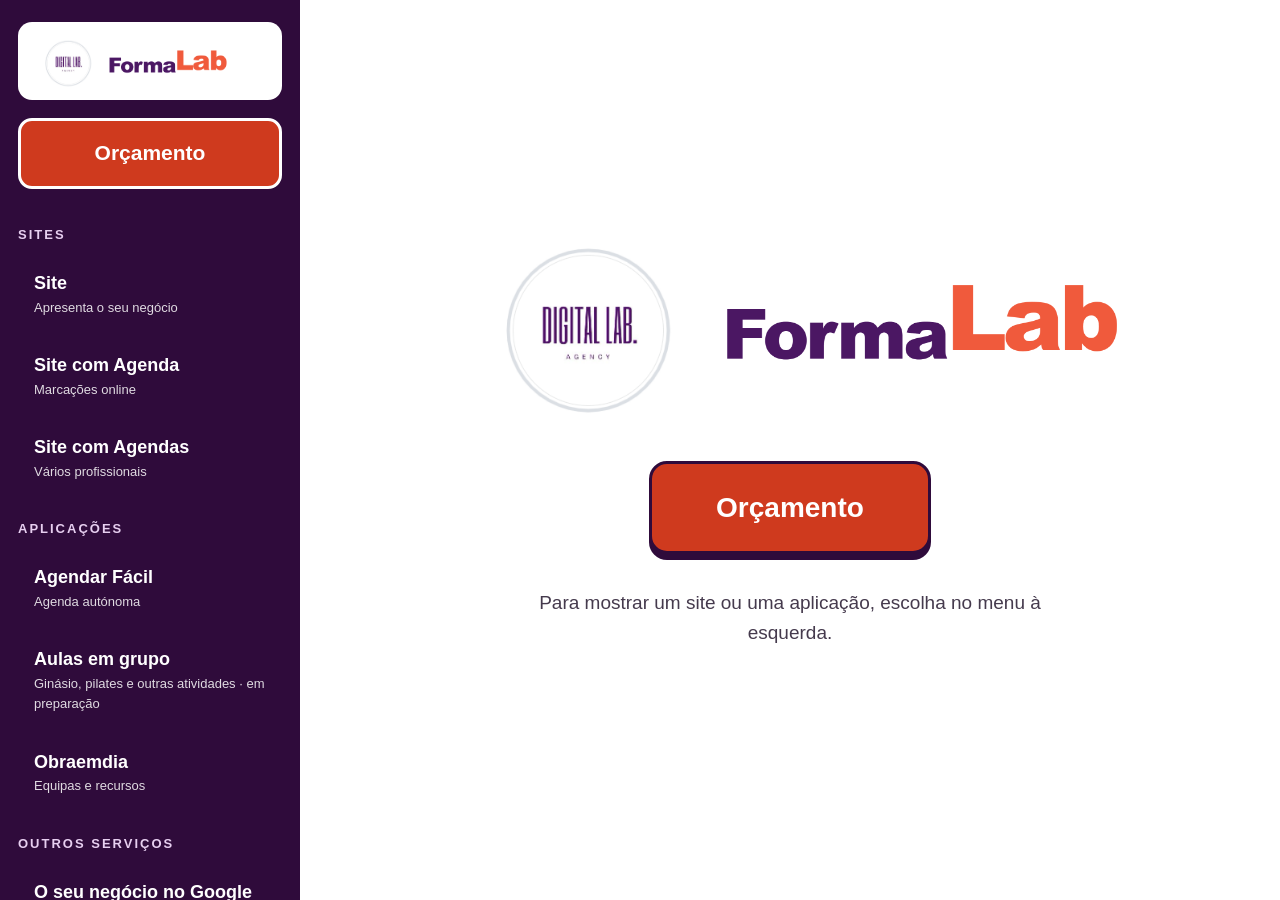
<file: index.html>
<!doctype html>
<html lang="pt-PT">
<head>
<meta charset="utf-8">
<meta name="viewport" content="width=device-width,initial-scale=1">
<meta name="description" content="Sites, aplicações e serviços digitais Digital Lab e FormaLab.">
<title>Digital Lab + FormaLab</title>
<link rel="stylesheet" href="portfolio.css">
<link rel="manifest" href="manifest.webmanifest">
</head>
<body>
<button id="menuBtn" class="menu-btn" type="button" aria-expanded="false" aria-controls="side">☰ Menu</button>
<div id="scrim" class="scrim" hidden></div>
<aside id="side" class="side" aria-label="Menu principal">
  <a class="side-logos" href="#/" aria-label="Início"><img src="img/digital-lab.png" alt="Digital Lab" width="64" height="58"><img src="img/formalab.png" alt="FormaLab" width="120" height="25"></a>
  <a class="nav-orc" href="orcamento.html">Orçamento</a>
  <nav id="nav" aria-label="Sites e aplicações"></nav>
</aside>
<main id="view" tabindex="-1"></main>
<script type="module" src="portfolio.mjs"></script>
</body>
</html>
</file>
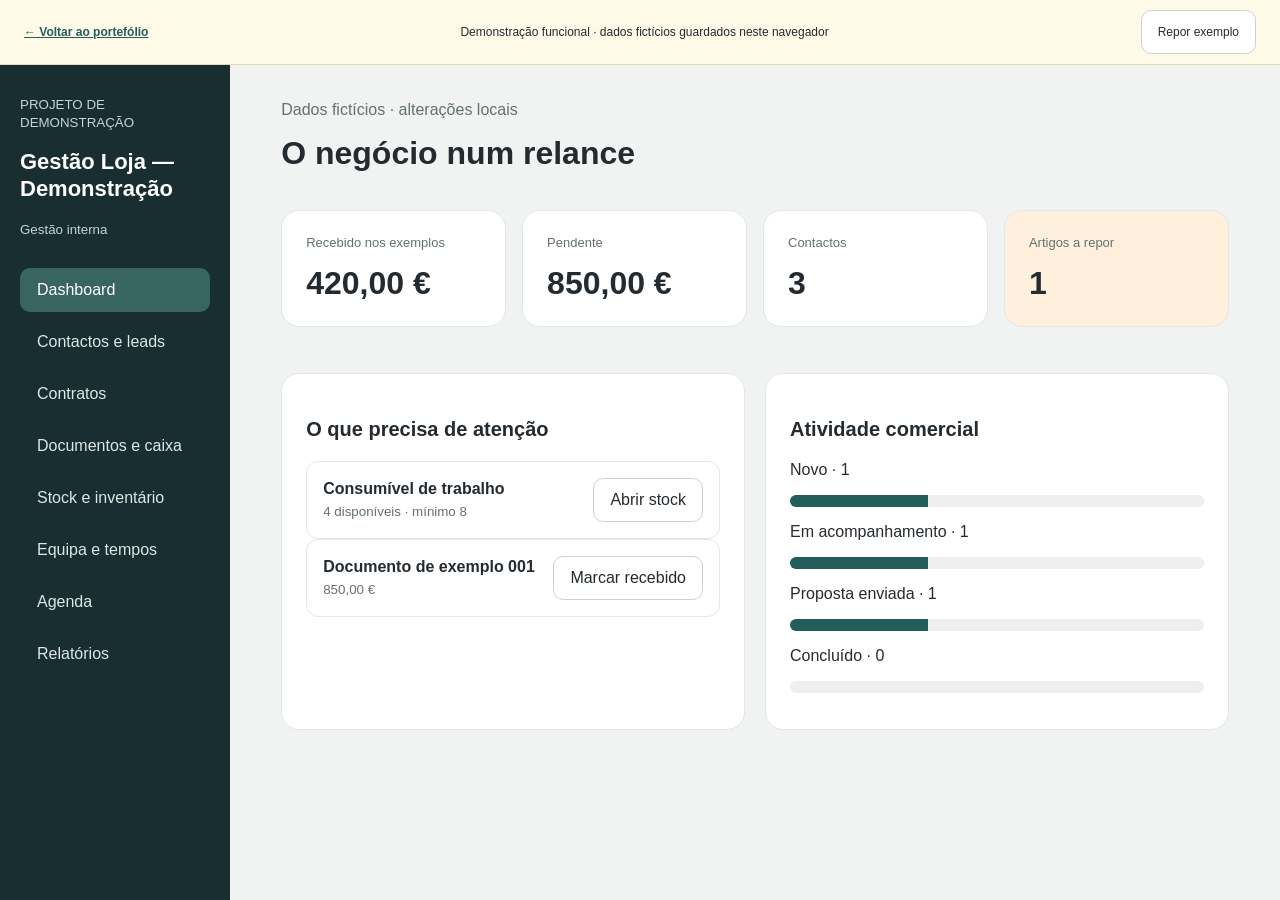
<file: demo.html>
<!doctype html><html lang="pt-PT"><head><meta charset="utf-8"><meta name="viewport" content="width=device-width,initial-scale=1"><meta name="robots" content="noindex,nofollow"><meta name="referrer" content="no-referrer"><title>Projeto de demonstração — FormaLab</title><link rel="stylesheet" href="demo.css"></head><body><div class="notice"><a href="index.html#solucoes">← Voltar ao portefólio</a><span>Demonstração funcional · dados fictícios guardados neste navegador</span><button id="reset">Repor exemplo</button></div><div id="app"></div><div role="status" id="status" aria-live="polite"></div><dialog id="editor"><form id="record-form"><header><h2 id="form-title"></h2><button type="button" id="close-editor" aria-label="Fechar">×</button></header><div id="fields"></div><p id="form-error" role="alert"></p><button class="primary" type="submit">Guardar</button></form></dialog><script type="module" src="demo.mjs"></script></body></html>
</file>
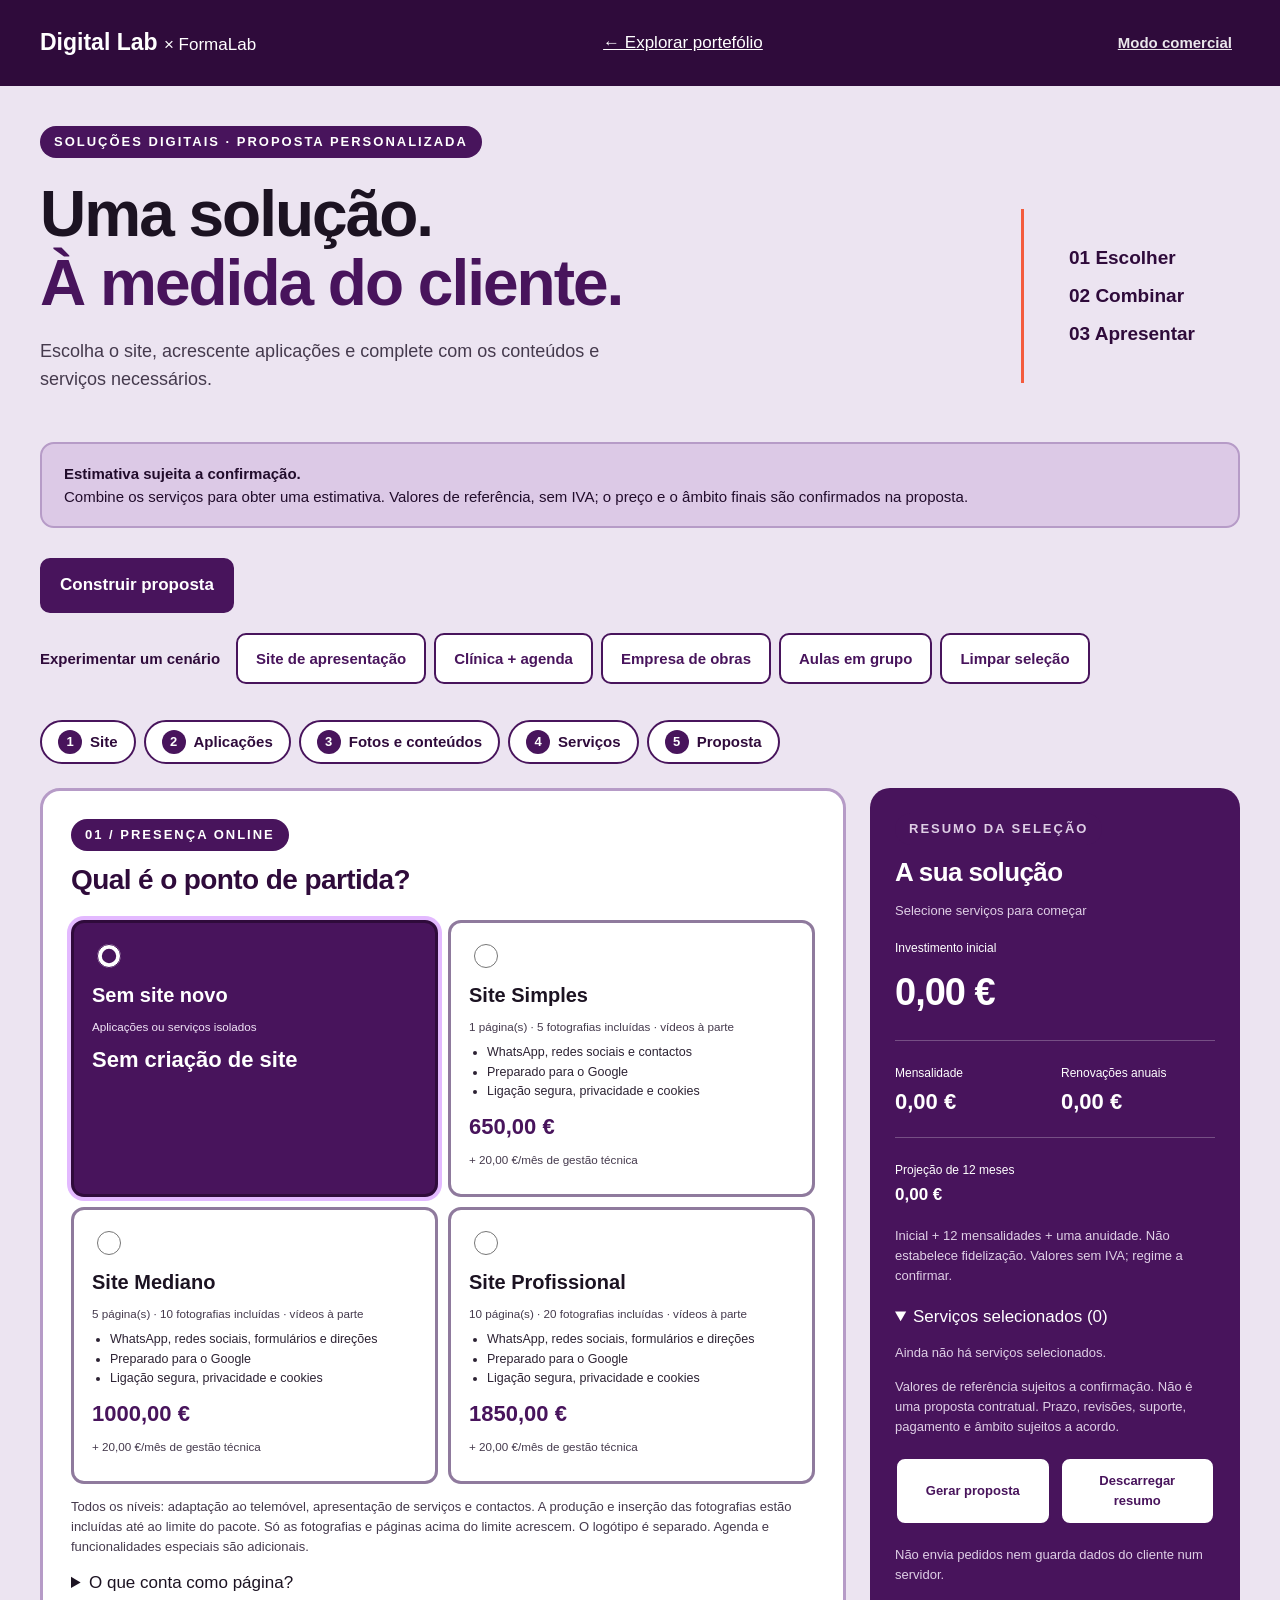
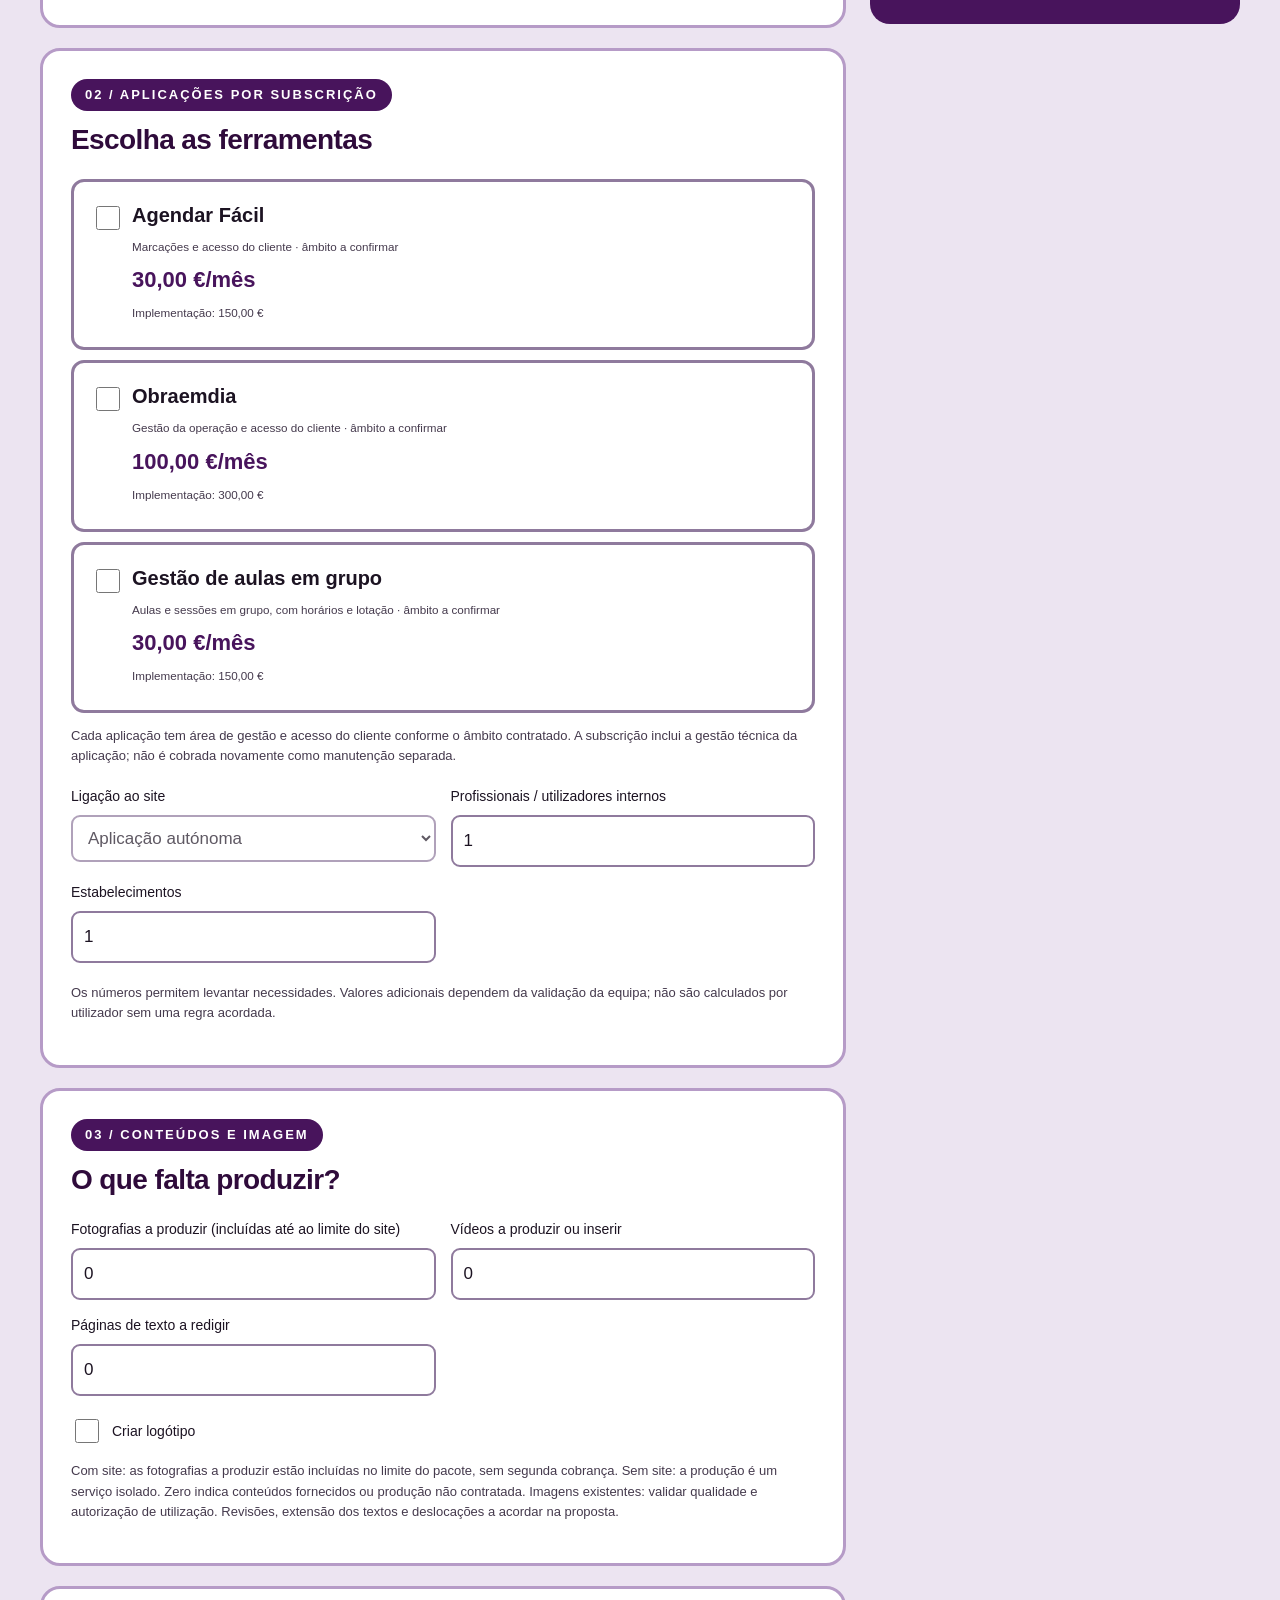
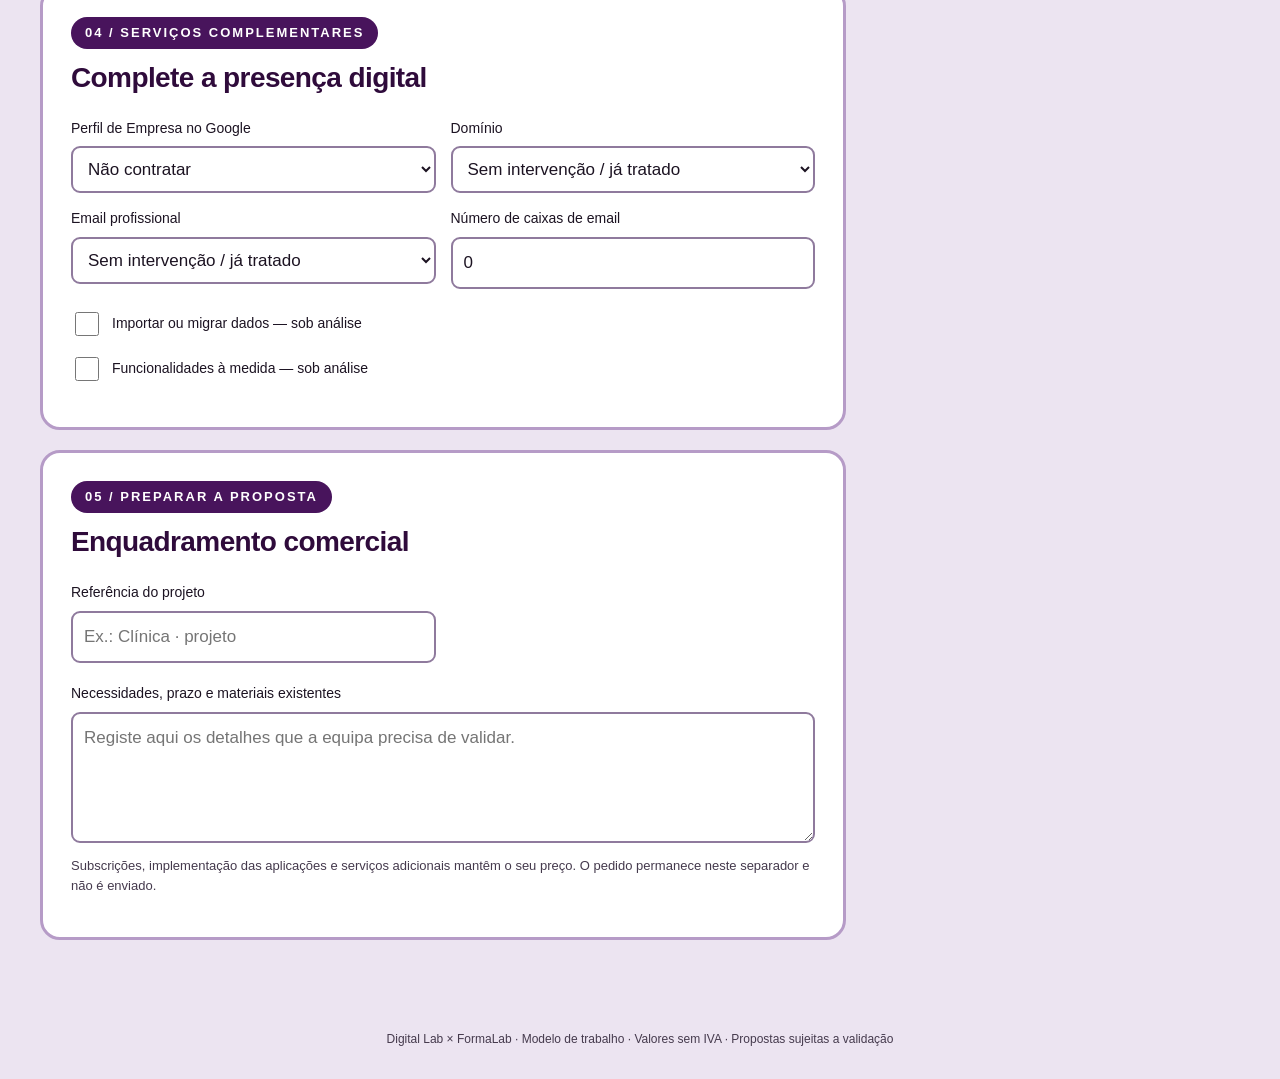
<file: orcamento.html>
<!doctype html><html lang="pt-PT"><head><meta charset="utf-8"><meta name="viewport" content="width=device-width,initial-scale=1"><meta name="robots" content="noindex,nofollow"><title>FormaLab · Construir uma solução</title><link rel="stylesheet" href="orcamento.css"><link rel="manifest" href="manifest.webmanifest"></head><body>
<header><a href="index.html" class="brand">Digital Lab <span>× FormaLab</span></a><a href="index.html">← Explorar portefólio</a><button id="comBtn" type="button" class="link">Modo comercial</button></header>
<main><div class="eyebrow">SOLUÇÕES DIGITAIS · PROPOSTA PERSONALIZADA</div><div class="hero"><div><h1>Uma solução.<br><em>À medida do cliente.</em></h1><p>Escolha o site, acrescente aplicações e complete com os conteúdos e serviços necessários.</p></div><div class="hero-note">01 Escolher<br>02 Combinar<br>03 Apresentar</div></div>
<div class="notice"><strong>Estimativa sujeita a confirmação.</strong> Combine os serviços para obter uma estimativa. Valores de referência, sem IVA; o preço e o âmbito finais são confirmados na proposta.</div>
<nav class="tabs" aria-label="Modo de trabalho"><button id="configureTab" class="active" aria-pressed="true">Construir proposta</button><button id="pricesTab" aria-pressed="false" hidden>Configurar preços e condições</button></nav>
<section id="configPane"><div class="presets"><span>Experimentar um cenário</span><button data-preset="site">Site de apresentação</button><button data-preset="clinic">Clínica + agenda</button><button data-preset="works">Empresa de obras</button><button data-preset="classes">Aulas em grupo</button><button id="clear">Limpar seleção</button></div>
<nav class="stepnav" aria-label="Passos do orçamento"><a href="#p1"><b>1</b> Site</a><a href="#p2"><b>2</b> Aplicações</a><a href="#p3"><b>3</b> Fotos e conteúdos</a><a href="#p4"><b>4</b> Serviços</a><a href="#p5"><b>5</b> Proposta</a></nav><div class="workspace"><form id="selection"><section class="panel" id="p1"><div class="step">01 / PRESENÇA ONLINE</div><h2>Qual é o ponto de partida?</h2><div class="sites" id="siteOptions"></div><div id="siteInfo"></div><p class="muted">Todos os níveis: adaptação ao telemóvel, apresentação de serviços e contactos. A produção e inserção das fotografias estão incluídas até ao limite do pacote. Só as fotografias e páginas acima do limite acrescem. O logótipo é separado. Agenda e funcionalidades especiais são adicionais.</p><details><summary>O que conta como página?</summary><p class="muted">Uma página é um conteúdo com endereço próprio, como /servicos ou /contactos. Blocos da mesma página, como #sobre ou #galeria, são secções. Uma página longa com muitas secções pode exigir mais trabalho. Áreas de cliente e gestão são funcionalidades da aplicação, não páginas institucionais.</p></details><div class="fields" id="siteDetails"><label>Fotografias a inserir no site<input name="images" type="number" min="0" max="10000" value="5"></label><label>Páginas adicionais ao pacote<input name="extraPages" type="number" min="0" max="10000" value="0"></label></div></section>
<section class="panel" id="p2"><div class="step">02 / APLICAÇÕES POR SUBSCRIÇÃO</div><h2>Escolha as ferramentas</h2><div id="appOptions"></div><div id="appInfo"></div><p class="muted">Cada aplicação tem área de gestão e acesso do cliente conforme o âmbito contratado. A subscrição inclui a gestão técnica da aplicação; não é cobrada novamente como manutenção separada.</p><div class="fields"><label>Ligação ao site<select name="connection"><option value="standalone">Aplicação autónoma</option><option value="new">Integrar no novo site</option><option value="existing">Integrar num site existente</option></select></label><label>Profissionais / utilizadores internos<input name="users" type="number" min="1" max="10000" value="1"></label><label>Estabelecimentos<input name="locations" type="number" min="1" max="10000" value="1"></label></div><p class="muted">Os números permitem levantar necessidades. Valores adicionais dependem da validação da equipa; não são calculados por utilizador sem uma regra acordada.</p></section>
<section class="panel" id="p3"><div class="step">03 / CONTEÚDOS E IMAGEM</div><h2>O que falta produzir?</h2><div class="fields"><label>Fotografias a produzir (incluídas até ao limite do site)<input name="photos" type="number" min="0" max="10000" value="0"></label><label>Vídeos a produzir ou inserir<input name="videos" type="number" min="0" max="10000" value="0"></label><label>Páginas de texto a redigir<input name="texts" type="number" min="0" max="10000" value="0"></label></div><label class="check"><input name="logo" type="checkbox">Criar logótipo</label><p class="muted">Com site: as fotografias a produzir estão incluídas no limite do pacote, sem segunda cobrança. Sem site: a produção é um serviço isolado. Zero indica conteúdos fornecidos ou produção não contratada. Imagens existentes: validar qualidade e autorização de utilização. Revisões, extensão dos textos e deslocações a acordar na proposta.</p></section>
<section class="panel" id="p4"><div class="step">04 / SERVIÇOS COMPLEMENTARES</div><h2>Complete a presença digital</h2><div class="fields"><label>Perfil de Empresa no Google<select name="google"><option value="none">Não contratar</option><option value="new">Criar e configurar</option><option value="improve">Otimizar perfil existente</option></select></label><label>Domínio<select name="domain"><option value="none">Sem intervenção / já tratado</option><option value="new">Registar e configurar novo domínio</option><option value="existing">Ligar domínio existente</option></select></label><label>Email profissional<select name="email"><option value="none">Sem intervenção / já tratado</option><option value="new">Criar novas caixas e licenças</option><option value="existing">Configurar caixas existentes</option></select></label><label>Número de caixas de email<input name="boxes" type="number" min="0" max="10000" value="0"></label></div><div id="serviceInfo"></div><label class="check"><input name="migration" type="checkbox">Importar ou migrar dados — sob análise</label><label class="check"><input name="custom" type="checkbox">Funcionalidades à medida — sob análise</label></section>
<section class="panel" id="p5"><div class="step">05 / PREPARAR A PROPOSTA</div><h2>Enquadramento comercial</h2><div class="fields"><label>Referência do projeto<input name="project" maxlength="100" placeholder="Ex.: Clínica · projeto"></label><div id="discountBox" class="com" hidden><strong>Desconto comercial</strong><label class="check"><input type="radio" name="discSel" value="0" checked>Sem desconto</label><label class="check"><input type="radio" name="discSel" value="1"><span id="discountMax"></span></label><p id="discountNote" class="muted"></p></div></div><label>Necessidades, prazo e materiais existentes<textarea name="notes" rows="4" maxlength="4000" placeholder="Registe aqui os detalhes que a equipa precisa de validar."></textarea></label><p class="muted">Subscrições, implementação das aplicações e serviços adicionais mantêm o seu preço. O pedido permanece neste separador e não é enviado.</p></section></form>
<aside id="summary" class="summary" aria-live="polite" aria-atomic="true"></aside></div></section>
<section id="pricesPane" hidden><div class="panel"><div class="step">GRELHA DE PREÇOS E CONDIÇÕES</div><h2>A mesma regra para todas as propostas.</h2><p>Personalize os valores, os limites dos pacotes e o âmbito dos serviços para preparar a proposta.</p><div class="notice">Área reservada ao modo comercial. Não introduza margens, custos confidenciais nem dados pessoais. As alterações podem ser guardadas apenas neste navegador; para as trocar entre aparelhos, exporte e importe o ficheiro.</div><div class="actions"><button id="savePrices">Guardar neste navegador</button><button id="exportPrices">Exportar preços e regras</button><label class="button">Importar ficheiro<input id="importPrices" type="file" accept=".json,application/json" hidden></label><button id="resetPrices">Repor demonstração</button></div><p id="priceStatus" role="status"></p><div class="table-scroll"><table><thead><tr><th>Serviço / categoria</th><th>Preço €</th><th>Cobrança</th><th>Âmbito / regra</th></tr></thead><tbody id="priceRows"></tbody></table></div><h3>Limites dos pacotes</h3><div id="ruleFields" class="fields"></div><p class="muted">Preço vazio = por definir. Zero = expressamente incluído ou gratuito. Nos sites, produção e inserção das fotografias até ao limite estão incluídas. O excedente é cobrado uma única vez. Não há desconto automático por combinação.</p></div></section>
</main><div id="proposalWrap"><div class="pr-bar"><button id="proposalBack" type="button">Voltar</button><button id="proposalPrint" type="button" class="primary">Imprimir / guardar PDF</button></div><article id="proposal"></article></div><footer>Digital Lab × FormaLab · Modelo de trabalho · Valores sem IVA · Propostas sujeitas a validação</footer><script type="module" src="orcamento.mjs"></script></body></html>
</file>
<file: portfolio.css>
:root{--roxo:#2f0b3b;--roxo2:#48145c;--coral:#cf3a1e;--tinta:#1c1322;--suave:#453a4d;--linha:#8f7a9d;--fundo:#ffffff}
*{box-sizing:border-box}
html{scroll-behavior:smooth}
body{margin:0;font:18px/1.55 Arial,Helvetica,sans-serif;color:var(--tinta);background:var(--fundo);display:grid;grid-template-columns:300px minmax(0,1fr);min-height:100vh}
a{color:var(--roxo2)}
:focus-visible{outline:4px solid #f5a623;outline-offset:3px}
/* Menu lateral */
.side{background:var(--roxo);color:#fff;padding:22px 18px 30px;position:sticky;top:0;height:100vh;overflow:auto;display:flex;flex-direction:column;gap:18px}
.side-logos{display:flex;align-items:center;gap:12px;background:#fff;border-radius:14px;padding:10px 14px;text-decoration:none}
.side-logos img{display:block;height:auto}
.nav-orc{display:block;text-align:center;background:var(--coral);color:#fff;text-decoration:none;font-weight:700;font-size:21px;padding:16px;border-radius:14px;border:3px solid #fff}
.nav-orc:hover{background:#b42f17}
#nav{display:flex;flex-direction:column;gap:4px}
.nav-g{margin:18px 0 6px;font-size:13px;letter-spacing:2px;text-transform:uppercase;color:#e7cff0;font-weight:700}
.nav-i{display:flex;align-items:center;gap:10px;color:#fff;text-decoration:none;font-size:18px;padding:13px 14px;border-radius:12px;border:2px solid transparent;min-height:50px}
.nav-i:hover{background:#4a1a5c}
.nav-i[aria-current=page]{background:#fff;color:var(--roxo);font-weight:700;border-color:#fff}
.nav-i small{display:block;font-size:13px;font-weight:400;color:inherit;opacity:.85}
.nav-i .dot{width:12px;height:12px;border-radius:50%;background:var(--coral);flex:none}
/* Conteúdo */
main{padding:44px 48px 80px;min-width:0}
main:focus{outline:none}
.home{min-height:calc(100vh - 124px);display:flex;flex-direction:column;align-items:center;justify-content:center;gap:34px;text-align:center}
.home .logos{display:flex;align-items:center;justify-content:center;gap:34px;flex-wrap:wrap}
.home .logos img{display:block;height:auto;max-width:100%}
.big-btn{display:inline-block;background:var(--coral);color:#fff;text-decoration:none;font-weight:700;font-size:28px;padding:22px 64px;border-radius:18px;border:3px solid var(--roxo);box-shadow:0 6px 0 var(--roxo)}
.big-btn:hover{background:#b42f17}
.home-hint{font-size:19px;color:var(--suave);max-width:520px;margin:0}
.item h1{font-size:clamp(34px,4vw,52px);line-height:1.1;letter-spacing:-1px;margin:6px 0 10px;color:var(--roxo)}
.item .tag{font-size:23px;color:var(--suave);margin:0 0 28px;max-width:760px}
.eyebrow{display:inline-block;font-size:14px;font-weight:700;letter-spacing:2px;text-transform:uppercase;color:#fff;background:var(--roxo2);padding:6px 14px;border-radius:99px}
.cols{display:grid;grid-template-columns:minmax(300px,.8fr) minmax(0,1.5fr);gap:30px;align-items:start}
.box{border:3px solid var(--roxo2);border-radius:20px;padding:24px;background:#fff}
.box h2{font-size:22px;margin:0 0 16px;color:var(--roxo)}
.feat{list-style:none;margin:0;padding:0;display:grid;gap:12px}
.feat li{display:flex;gap:12px;font-size:19px;align-items:flex-start}
.feat li::before{content:"✓";flex:none;width:30px;height:30px;border-radius:50%;background:var(--roxo2);color:#fff;font-weight:700;display:grid;place-items:center;font-size:17px}
.acoes{display:flex;gap:14px;flex-wrap:wrap;margin-top:26px}
.btn{display:inline-block;text-decoration:none;font-weight:700;font-size:20px;padding:15px 26px;border-radius:14px;border:3px solid var(--roxo2);color:var(--roxo2);background:#fff}
.btn:hover{background:#efe3f5}
.btn.primario{background:var(--coral);border-color:var(--coral);color:#fff}
.btn.primario:hover{background:#b42f17;border-color:#b42f17}
.demo{border:3px solid var(--roxo2);border-radius:20px;overflow:hidden;background:#fff}
.demo-top{background:var(--roxo2);color:#fff;font-weight:700;padding:12px 18px;font-size:17px}
.demo iframe{display:block;width:100%;height:680px;border:0;background:#fff}
.prep{padding:60px 28px;text-align:center;font-size:20px;color:var(--suave)}
.prep strong{display:block;color:var(--roxo);font-size:24px;margin-bottom:8px}
.menu-btn,.scrim{display:none}
@media(max-width:960px){
  body{grid-template-columns:1fr}
  .menu-btn{display:block;position:sticky;top:0;z-index:30;width:100%;background:var(--roxo);color:#fff;border:0;font:700 20px Arial;padding:16px 20px;text-align:left}
  .side{position:fixed;left:0;top:0;bottom:0;width:min(86vw,340px);z-index:50;transform:translateX(-105%);transition:transform .2s}
  body.menu-aberto .side{transform:none}
  .scrim{position:fixed;inset:0;background:#000a;z-index:40}
  body.menu-aberto .scrim{display:block}
  main{padding:26px 18px 60px}
  .cols{grid-template-columns:1fr}
  .demo iframe{height:620px}
  .big-btn{font-size:24px;padding:20px 40px}
}
@media(prefers-reduced-motion:reduce){html{scroll-behavior:auto}.side{transition:none}}
</file>
<file: demo.css>
:root{font-family:Arial,Helvetica,sans-serif;color:#242b30;background:#f1f3f3;--accent:#225e5a;--light:#e2eeeb}*{box-sizing:border-box}body{margin:0}button,input,select,textarea{font:inherit}button,a,input,select{touch-action:manipulation}button{cursor:pointer;border:1px solid #c7d4d1;border-radius:10px;background:white;padding:11px 16px;color:inherit;min-height:44px}button:hover{border-color:var(--accent);background:var(--light)}button:focus-visible,a:focus-visible,input:focus-visible,select:focus-visible{outline:3px solid #cb773a;outline-offset:3px}a{color:var(--accent)}.notice{padding:10px 24px;background:#fff9e8;display:flex;align-items:center;justify-content:space-between;gap:16px;font-size:12px;border-bottom:1px solid #e3d7b9}.notice a{font-weight:bold;white-space:nowrap}.notice button{font-size:12px}.layout{display:grid;grid-template-columns:230px 1fr;min-height:calc(100vh - 65px)}aside{background:#182e30;color:white;padding:30px 20px}aside h1{font-size:22px;line-height:1.2}aside small{color:#c5d6d1}aside nav{display:grid;gap:8px;margin-top:30px}aside button{background:transparent;border-color:transparent;color:#dce8e4;text-align:left}aside button.active{background:#386560;color:white}main{padding:32px clamp(20px,4vw,60px);min-width:0}.top{display:flex;justify-content:space-between;align-items:center;gap:16px;flex-wrap:wrap}h2{font-size:32px;margin:12px 0}h3{font-size:20px}.muted{color:#64716e;line-height:1.6}.primary{background:var(--accent);color:white;border-color:var(--accent)}.primary:hover{background:#183e3b;color:white}.metrics{display:grid;grid-template-columns:repeat(4,1fr);gap:16px;margin:26px 0}.metric,.panel{background:white;border:1px solid #e0e8e5;border-radius:18px;padding:24px}.metric span{display:block;color:#64716e;font-size:13px}.metric strong{display:block;font-size:32px;margin-top:15px}.metric.alert{background:#fff0de}.panel{margin-top:20px}.rows{display:grid;gap:10px}.row{display:flex;justify-content:space-between;align-items:center;gap:14px;flex-wrap:wrap;padding:16px;border:1px solid #e2e8e6;border-radius:12px;background:#fff}.row div:first-child{flex:1;min-width:180px}.row small{display:block;color:#64716e;margin-top:6px}.actions{display:flex;gap:8px;align-items:center;flex-wrap:wrap}.pill{display:inline-block;border-radius:20px;background:var(--light);color:var(--accent);padding:7px 12px;font-size:12px}.bar{height:12px;background:#edf0ed;border-radius:20px;overflow:hidden;margin:12px 0}.bar>span{display:block;height:100%;background:var(--accent)}.two{display:grid;grid-template-columns:1fr 1fr;gap:20px}input,select,textarea{width:100%;padding:13px;border:1px solid #bccbc6;border-radius:10px;background:white;min-height:46px}label{display:block;margin:18px 0 8px;font-size:14px;font-weight:bold}.search{max-width:340px;margin:20px 0}dialog{border:0;border-radius:20px;max-width:550px;width:92vw;max-height:90vh;padding:28px}dialog::backdrop{background:#142c30aa;backdrop-filter:blur(6px)}dialog header{display:flex;align-items:center;justify-content:space-between}dialog h2{font-size:24px}dialog form>.primary{margin-top:20px;width:100%}#form-error{color:#9e2c32}#status{position:fixed;bottom:20px;left:50%;transform:translateX(-50%);padding:14px 24px;border-radius:12px;background:#173e38;color:white;z-index:10;max-width:90vw}#status:empty{display:none}.empty{padding:30px;text-align:center;color:#64716e}.website{--accent:#754e40;--light:#efe2d8;background:#fbf8f2;min-height:100vh}.website header{padding:24px 6vw;display:flex;align-items:center;justify-content:space-between;gap:20px;flex-wrap:wrap;border-bottom:1px solid #e8dfd4}.wordmark{font-family:Georgia,serif;font-size:30px}.wordmark small{display:block;font:10px Arial;letter-spacing:3px;margin-top:5px}.website nav{display:flex;gap:10px;flex-wrap:wrap}.hero{padding:80px 7vw;display:grid;grid-template-columns:1fr 1fr;align-items:center;gap:50px;background:radial-gradient(ellipse at 80% 15%,#e0c4a2,transparent 60%),#eee4d5}.hero h1{font-family:Georgia,serif;font-size:clamp(38px,5vw,68px);font-weight:400;line-height:1.08;margin:16px 0}.hero p{line-height:1.7;max-width:520px}.art{height:360px;border-radius:180px 180px 30px 30px;position:relative;overflow:hidden;background:linear-gradient(130deg,#d7c1a7,#6f8272);box-shadow:0 30px 70px #614b3822}.art:before{content:'';position:absolute;width:200px;height:250px;left:25%;top:30px;border:12px solid #ffffff77;border-radius:100px 100px 0 0;animation:light 14s ease-in-out infinite alternate}.art:after{content:'';position:absolute;width:85%;height:70px;background:#f1e2cd;left:8%;bottom:40px;border-radius:40px;box-shadow:0 15px 0 #806949}.website section{padding:40px 7vw}.services{display:grid;grid-template-columns:repeat(3,1fr);gap:20px}.service{background:white;border:1px solid #e9ded0;border-radius:20px;padding:26px}.service strong{font:26px Georgia;display:block;margin:16px 0}.website .panel{background:#fffdf9}.booking-form{max-width:720px}.website footer{padding:40px 7vw;background:#e8ded1}.website footer a{margin-right:20px}.project-nav{display:flex;gap:10px;flex-wrap:wrap;margin-bottom:20px}.calendar-row{background:var(--light);padding:14px;border-radius:10px;margin-bottom:10px}@keyframes light{to{transform:translate(16px,8px);opacity:.6}}@media(prefers-reduced-motion:reduce){*{animation:none!important;scroll-behavior:auto!important}}@media(max-width:850px){.metrics{grid-template-columns:1fr 1fr}.layout{grid-template-columns:1fr}aside{padding:20px}aside nav{display:flex;overflow:auto;margin:18px 0 0}aside nav button{white-space:nowrap}.two,.hero{grid-template-columns:1fr}.services{grid-template-columns:1fr}.art{height:260px}.notice{flex-wrap:wrap}.notice span{order:3;width:100%}.hero{padding-top:40px}.metric{padding:18px}main{padding:24px 18px}.website section{padding:30px 6vw}}

body.embed .notice a{display:none}
</file>
<file: orcamento.css>
:root{--purple:#48145c;--coral:#f45b3d;--ink:#26202b;--muted:#6d6470;--line:#e3dce5}*{box-sizing:border-box}body{margin:0;background:#f6f3ee;color:var(--ink);font:16px/1.55 Arial,Helvetica,sans-serif}header{max-width:1400px;margin:auto;display:flex;align-items:center;justify-content:space-between;padding:25px 40px;border-bottom:1px solid var(--line);gap:20px}a{color:var(--purple)}.brand{font-size:23px;font-weight:800;text-decoration:none}.brand span{font-size:17px;font-weight:400}main{max-width:1400px;margin:auto;padding:40px}.eyebrow,.step{font-size:11px;letter-spacing:2px;font-weight:700;color:var(--purple)}.hero{display:flex;justify-content:space-between;align-items:center;gap:30px;padding:22px 0 30px}h1{font-size:clamp(36px,5vw,64px);line-height:1.08;letter-spacing:-2px;margin:0 0 20px}h1 em{font-style:normal;color:var(--purple)}.hero p{max-width:600px;color:var(--muted);font-size:18px}.hero-note{padding:30px 45px;border-left:3px solid var(--coral);font-size:19px;line-height:2;color:var(--purple)}.notice{background:#eee6f2;padding:18px 22px;border-radius:14px;font-size:14px;color:#4d3654}.notice strong{display:block}.tabs{display:flex;gap:12px;margin:30px 0 20px;flex-wrap:wrap}button,.button{font:inherit;border:1px solid #d6cbdc;border-radius:10px;background:white;color:var(--purple);padding:11px 16px;cursor:pointer;display:inline-block}button:hover,.button:hover{background:#eee6f2}button.active,button.primary{background:var(--purple);color:white;border-color:var(--purple)}button:focus-visible,a:focus-visible,input:focus-visible,select:focus-visible,textarea:focus-visible{outline:3px solid #e17956;outline-offset:3px}.presets{display:flex;gap:8px;flex-wrap:wrap;align-items:center;margin:20px 0 26px}.presets span{font-size:13px;color:var(--muted);margin-right:8px}.presets button{font-size:13px}.workspace{display:grid;grid-template-columns:minmax(0,1fr) 370px;gap:24px;align-items:start}.panel{background:white;border:1px solid var(--line);border-radius:20px;padding:28px;margin-bottom:20px}h2{font-size:26px;line-height:1.2;margin:12px 0 23px;letter-spacing:-.6px}h3{margin:24px 0 12px}.sites{display:grid;grid-template-columns:1fr 1fr;gap:10px}.choice{border:1px solid var(--line);border-radius:13px;padding:16px;cursor:pointer;display:block}.choice:has(input:checked){background:#f2ebf5;border-color:var(--purple);box-shadow:inset 0 0 0 1px var(--purple)}.choice strong{display:block;font-size:17px;margin-top:6px}.choice small{display:block;color:var(--muted);margin:7px 0}.choice .price{color:var(--purple);font-weight:700}.app{display:grid;grid-template-columns:24px 1fr;gap:10px;margin:10px 0}.app input{margin-top:6px}.app strong{margin:0}.muted{font-size:13px;color:var(--muted)}.fields{display:grid;grid-template-columns:1fr 1fr;gap:15px;margin:20px 0}label{font-size:14px;display:block}input:not([type=checkbox]):not([type=radio]):not([type=file]),select,textarea{display:block;width:100%;border:1px solid #d6cbdc;border-radius:9px;padding:11px;font:inherit;color:var(--ink);background:white;margin-top:7px;min-width:0}input[type=checkbox],input[type=radio]{accent-color:var(--purple);width:18px;height:18px}.check{display:flex;align-items:center;gap:10px;margin:15px 0}.summary{position:sticky;top:20px;background:var(--purple);color:white;border-radius:20px;padding:25px;max-height:calc(100vh - 40px);overflow:auto}.summary h2{margin-bottom:8px}.summary .muted{color:#dfcfe6}.summary .total{font-size:38px;font-weight:bold;letter-spacing:-1px;margin:2px 0}.summary .metrics{display:grid;grid-template-columns:1fr 1fr;border-top:1px solid #ffffff40;border-bottom:1px solid #ffffff40;padding:18px 0;margin:18px 0;gap:12px}.summary .metrics strong{font-size:22px;display:block}.summary small{font-size:12px}.line{display:flex;justify-content:space-between;gap:15px;font-size:13px;padding:10px 0;border-bottom:1px solid #ffffff25}.line span{max-width:72%}.summary details{margin-top:18px}.summary summary{cursor:pointer}.pending{background:#ffffff16;border-radius:10px;padding:13px;font-size:12px;margin:16px 0}.pending ul{padding-left:17px;margin-bottom:0}.actions{display:flex;flex-wrap:wrap;gap:9px;margin:20px 0}.summary .actions button{flex:1;font-size:13px;background:white;color:var(--purple)}.table-scroll{overflow:auto}table{border-collapse:collapse;width:100%;text-align:left}th,td{padding:14px 10px;border-bottom:1px solid var(--line);vertical-align:top}th{font-size:12px;text-transform:uppercase;color:var(--muted)}td:first-child{min-width:220px}td:nth-child(2){min-width:120px}td:last-child{min-width:270px}td small{display:block;color:var(--muted)}td input{margin-top:0!important}footer{text-align:center;color:var(--muted);padding:30px;font-size:12px}[hidden]{display:none!important}.print-only{display:none}@media(max-width:1000px){.workspace{grid-template-columns:minmax(0,1fr) 320px}main{padding:25px}.panel{padding:20px}.hero-note{display:none}}@media(max-width:760px){header{padding:18px 20px;font-size:12px}.brand{font-size:19px}.brand span{display:block;font-size:13px}main{padding:22px 16px}.workspace{grid-template-columns:1fr}.summary{position:static;max-height:none}.fields{grid-template-columns:1fr}.hero{padding-top:18px}.tabs button{flex:1;font-size:14px}.sites{gap:8px}.choice{padding:12px}h2{font-size:23px}.panel{padding:18px}.hero p{font-size:16px}}@media print{body{background:white;font-size:12px}header,.hero,.eyebrow,.notice,.tabs,.presets,#selection,#pricesPane,footer,.summary .actions{display:none!important}main{padding:0}.workspace{display:block}.summary{position:static;max-height:none;overflow:visible;background:white;color:#222;border:1px solid #ddd;padding:20px}.summary .muted{color:#555}.summary .line,.summary .metrics{border-color:#ccc}.summary .pending{background:#eee}.summary details>div{display:block}.print-only{display:block}h2{font-size:22px}.summary .total{font-size:30px}}


button.link{border:0;background:none;color:var(--muted);text-decoration:underline;padding:6px 8px;font-size:13px}
.mes{margin:14px 0;padding:10px 12px;border-radius:10px;background:#ffffff1f;font-size:13px;font-weight:700}
details.incl{margin:12px 0;border:1px solid var(--line);border-radius:12px;padding:4px 14px;background:#faf7fb}
details.incl summary{cursor:pointer;color:var(--purple);font-weight:700;font-size:14px;min-height:40px;display:flex;align-items:center}
.incl-body h4{margin:12px 0 4px;font-size:13px;color:var(--purple)}.incl-body ul{margin:0 0 6px;padding-left:20px;font-size:13px;color:var(--ink)}
.com{border:2px dashed #b9722d;background:#fff4df;border-radius:12px;padding:12px 14px}.com .check{margin:8px 0}
#proposalWrap{display:none}
body.ver-proposta main,body.ver-proposta header,body.ver-proposta footer{display:none!important}
body.ver-proposta #proposalWrap{display:block;max-width:860px;margin:0 auto;padding:20px}
.pr-bar{display:flex;gap:10px;justify-content:flex-end;margin-bottom:14px}
#proposal{background:white;color:#111;border:1px solid var(--line);border-radius:14px;padding:28px}
#proposal h1{font-size:30px;letter-spacing:-1px;margin:6px 0 4px}#proposal h3{font-size:17px;margin:18px 0 6px}#proposal h4{font-size:13px;margin:10px 0 3px;color:var(--purple)}
#proposal ul{margin:0 0 6px;padding-left:20px;font-size:14px}
.pr-marcas{display:flex;align-items:center;gap:16px}.pr-marcas img{height:auto;display:block}.pr-meta{color:var(--muted);margin:0 0 18px}
.pr-t{width:100%;border-collapse:collapse;margin:8px 0}.pr-t td{padding:8px 0;border-bottom:1px dotted #bbb;vertical-align:top}.pr-t td:last-child{text-align:right;white-space:nowrap;font-weight:700}.pr-t small{display:block;color:var(--muted);font-weight:400}
.pr-tot{margin-top:14px}.pr-tot .fin td{font-size:19px;border-bottom:0}
.pr-mes{background:#f2ebf5;border-radius:10px;padding:12px 16px;margin:16px 0}.pr-rod{font-size:12px;color:var(--muted);margin-top:20px}.pb{break-inside:avoid}
@media print{body.ver-proposta{background:white}.pr-bar{display:none!important}body.ver-proposta #proposalWrap{max-width:none;padding:0}#proposal{border:0;padding:0}}
.choice .mini{margin:4px 0 8px;padding-left:18px;font-size:12.5px;color:var(--muted)}
.incl-body li.grp,#proposal li.grp{list-style:none;margin:10px 0 2px -18px}.incl-body li.grp>strong,#proposal li.grp>strong{font-size:13px;color:var(--purple)}.incl-body li.grp>ul,#proposal li.grp>ul{margin:3px 0 0}

/* ===== Contraste e clareza (16/11/2026): opções bem visíveis, texto escuro, escolha marcada a cheio ===== */
:root{--ink:#1c1322;--muted:#453a4d;--line:#8f7a9d}
body{background:#ece4f1;color:#1c1322;font-size:17px}
header{background:#2f0b3b;color:#fff;border-bottom:0}
header a,header .brand,header button.link{color:#fff}
header button.link{font-size:15px;opacity:.9}
.muted,.choice small,.panel p.muted{color:#453a4d}
.eyebrow,.step{color:#fff;background:#48145c;display:inline-block;padding:6px 14px;border-radius:99px;font-size:13px}
h1 em{color:#48145c}
.hero-note{color:#2f0b3b;font-weight:600}
.notice{background:#dcc9e6;color:#210c2b;font-size:15px;border:2px solid #b69bc7}
.panel{border:3px solid #b69bc7;background:#fff}
.panel h2{color:#2f0b3b;font-size:28px}
.choice{border:3px solid #8f7a9d;background:#fff;padding:18px}
.choice:hover{border-color:#48145c;background:#f6eefa}
.choice strong{font-size:20px;color:#1c1322}
.choice .price{font-size:22px;color:#48145c}
.choice:has(input:checked){background:#48145c;border-color:#2f0b3b;color:#fff;box-shadow:0 0 0 4px #e3b9ff}
.choice:has(input:checked) strong,.choice:has(input:checked) .price{color:#fff}
.choice:has(input:checked) small{color:#f1e4f7}
input[type=checkbox],input[type=radio]{width:24px;height:24px}
.choice.app{grid-template-columns:30px 1fr}
button,.button{border:2px solid #48145c;font-weight:700;color:#48145c;padding:12px 18px}
button.active,button.primary{background:#48145c;color:#fff}
.presets span{color:#2f0b3b;font-weight:700;font-size:15px}
.presets button{background:#fff;border-width:2px;font-size:15px}
input:not([type=checkbox]):not([type=radio]):not([type=file]),select,textarea{border:2px solid #8f7a9d;font-size:17px}
details.incl{background:#f6eefa;border:2px solid #b69bc7}
details.incl summary{font-size:16px;color:#2f0b3b}
.incl-body ul{font-size:15px}
.pack{margin:14px 0;padding:12px 14px;border-radius:12px;background:#ffffff1f;font-size:13px}
.pack ul{margin:6px 0 0;padding-left:18px}
.summary .pack strong{color:#fff;font-size:14px}
.stepnav{position:sticky;top:0;z-index:6;display:flex;gap:8px;flex-wrap:wrap;background:#ece4f1;padding:10px 0;margin:0 0 14px}
.stepnav a{display:inline-flex;align-items:center;gap:8px;text-decoration:none;font-weight:700;font-size:15px;color:#2f0b3b;background:#fff;border:2px solid #48145c;border-radius:99px;padding:8px 16px}
.stepnav a b{display:grid;place-items:center;width:24px;height:24px;border-radius:50%;background:#48145c;color:#fff;font-size:13px}
.stepnav a:hover{background:#48145c;color:#fff}.stepnav a:hover b{background:#fff;color:#48145c}
.panel{scroll-margin-top:72px}
@media print{.stepnav{display:none!important}}
.choice:has(input:checked) .mini,.choice:has(input:checked) .mini li{color:#f6ecfa}
.choice .mini li{color:#2c2233}
</file>
